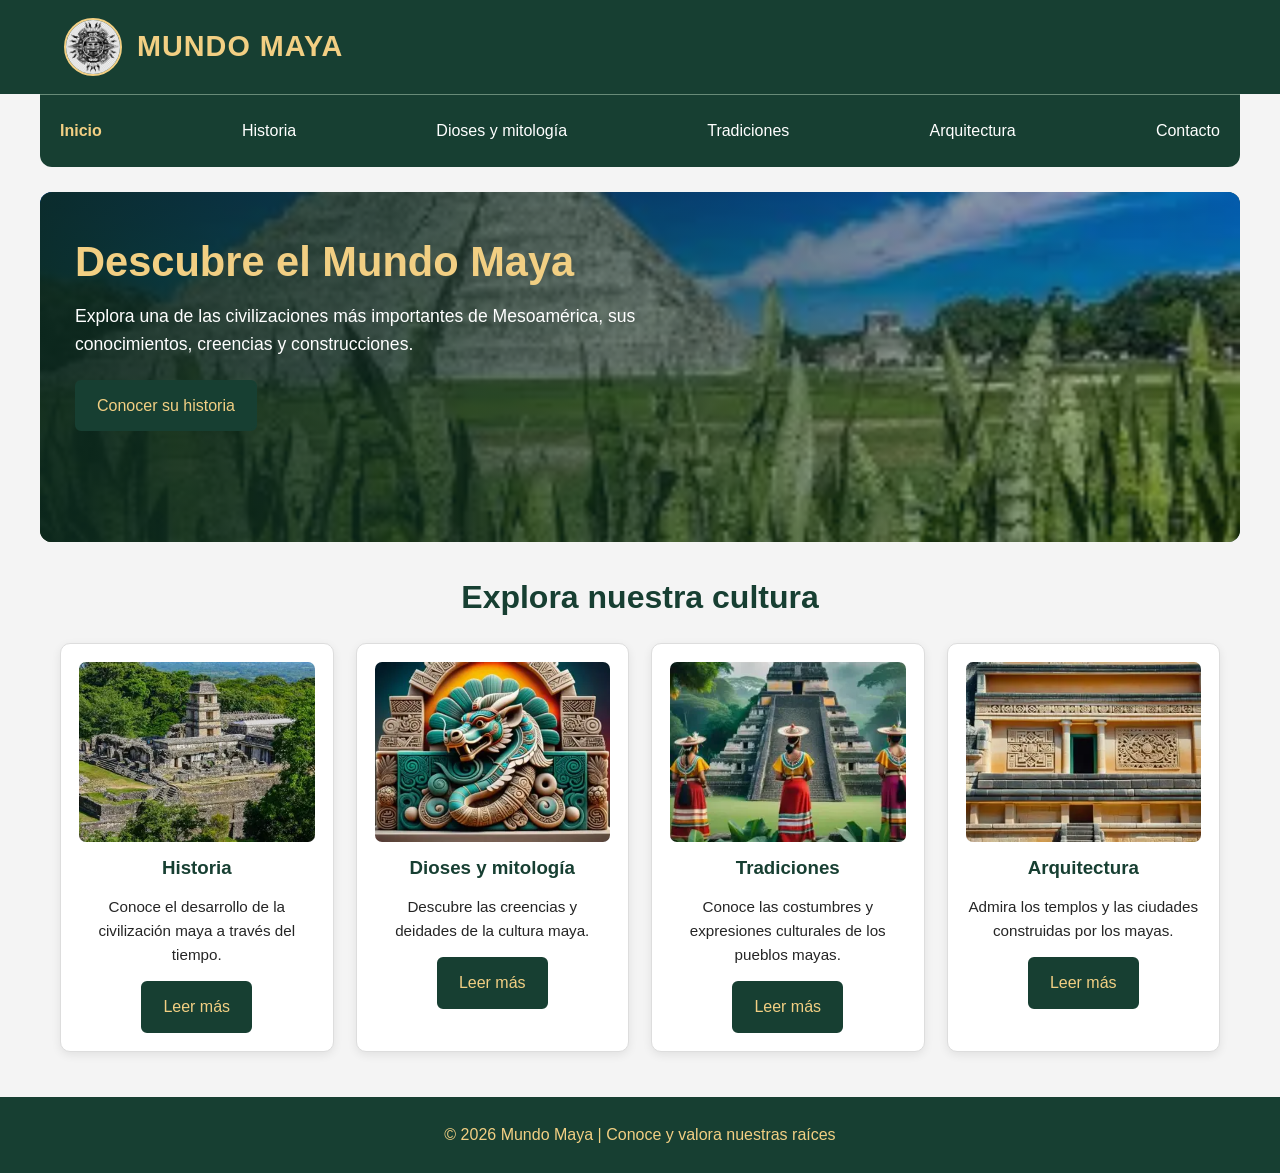
<file: index.html>
<!DOCTYPE html>
<html lang="es">
<head>
    <meta charset="UTF-8">
    <meta name="viewport" content="width=device-width, initial-scale=1.0">
    <title>Mundo Maya | Inicio</title>
    <link rel="stylesheet" href="css/style.css">
</head>
<body>

    <header class="encabezado">
        <div class="marca">
            <img class="logo" src="img/imge-1.1.webp" alt="Mundo Maya">
            <h1>MUNDO MAYA</h1>
        </div>
    </header>

    <nav class="menu">
        <a class="activo" href="index.html">Inicio</a>
        <a href="Historia.html">Historia</a>
        <a href="Dioses-y-mitología.html">Dioses y mitología</a>
        <a href="Tradiciones.html">Tradiciones</a>
        <a href="Arquitectura.html">Arquitectura</a>
        <a href="Contacto.html">Contacto</a>
    </nav>

    <div class="portada">
        <img src="img/image-1.webp" alt="Civilización maya">
        <div class="texto-portada">
            <h2>Descubre el Mundo Maya</h2>
            <p>
                Explora una de las civilizaciones más importantes de
                Mesoamérica, sus conocimientos, creencias y construcciones.
            </p>
            <a class="boton" href="Historia.html">Conocer su historia</a>
        </div>
    </div>

    <div class="contenedor">
        <h2 class="titulo-seccion">Explora nuestra cultura</h2>

        <div class="grid">
            <div class="caja">
                <img src="img/image-2.webp" alt="Historia maya">
                <h3>Historia</h3>
                <p>Conoce el desarrollo de la civilización maya a través del tiempo.</p>
                <a class="boton" href="Historia.html">Leer más</a>
            </div>

            <div class="caja">
                <img src="img/image-3.webp" alt="Dioses mayas">
                <h3>Dioses y mitología</h3>
                <p>Descubre las creencias y deidades de la cultura maya.</p>
                <a class="boton" href="Dioses-y-mitología.html">Leer más</a>
            </div>

            <div class="caja">
                <img src="img/image-4.webp" alt="Tradiciones mayas">
                <h3>Tradiciones</h3>
                <p>Conoce las costumbres y expresiones culturales de los pueblos mayas.</p>
                <a class="boton" href="Tradiciones.html">Leer más</a>
            </div>

            <div class="caja">
                <img src="img/image-5.webp" alt="Arquitectura maya">
                <h3>Arquitectura</h3>
                <p>Admira los templos y las ciudades construidas por los mayas.</p>
                <a class="boton" href="Arquitectura.html">Leer más</a>
            </div>
        </div>
    </div>

    <footer class="pie">
        <p>© 2026 Mundo Maya | Conoce y valora nuestras raíces</p>
    </footer>

</body>
</html>
</file>
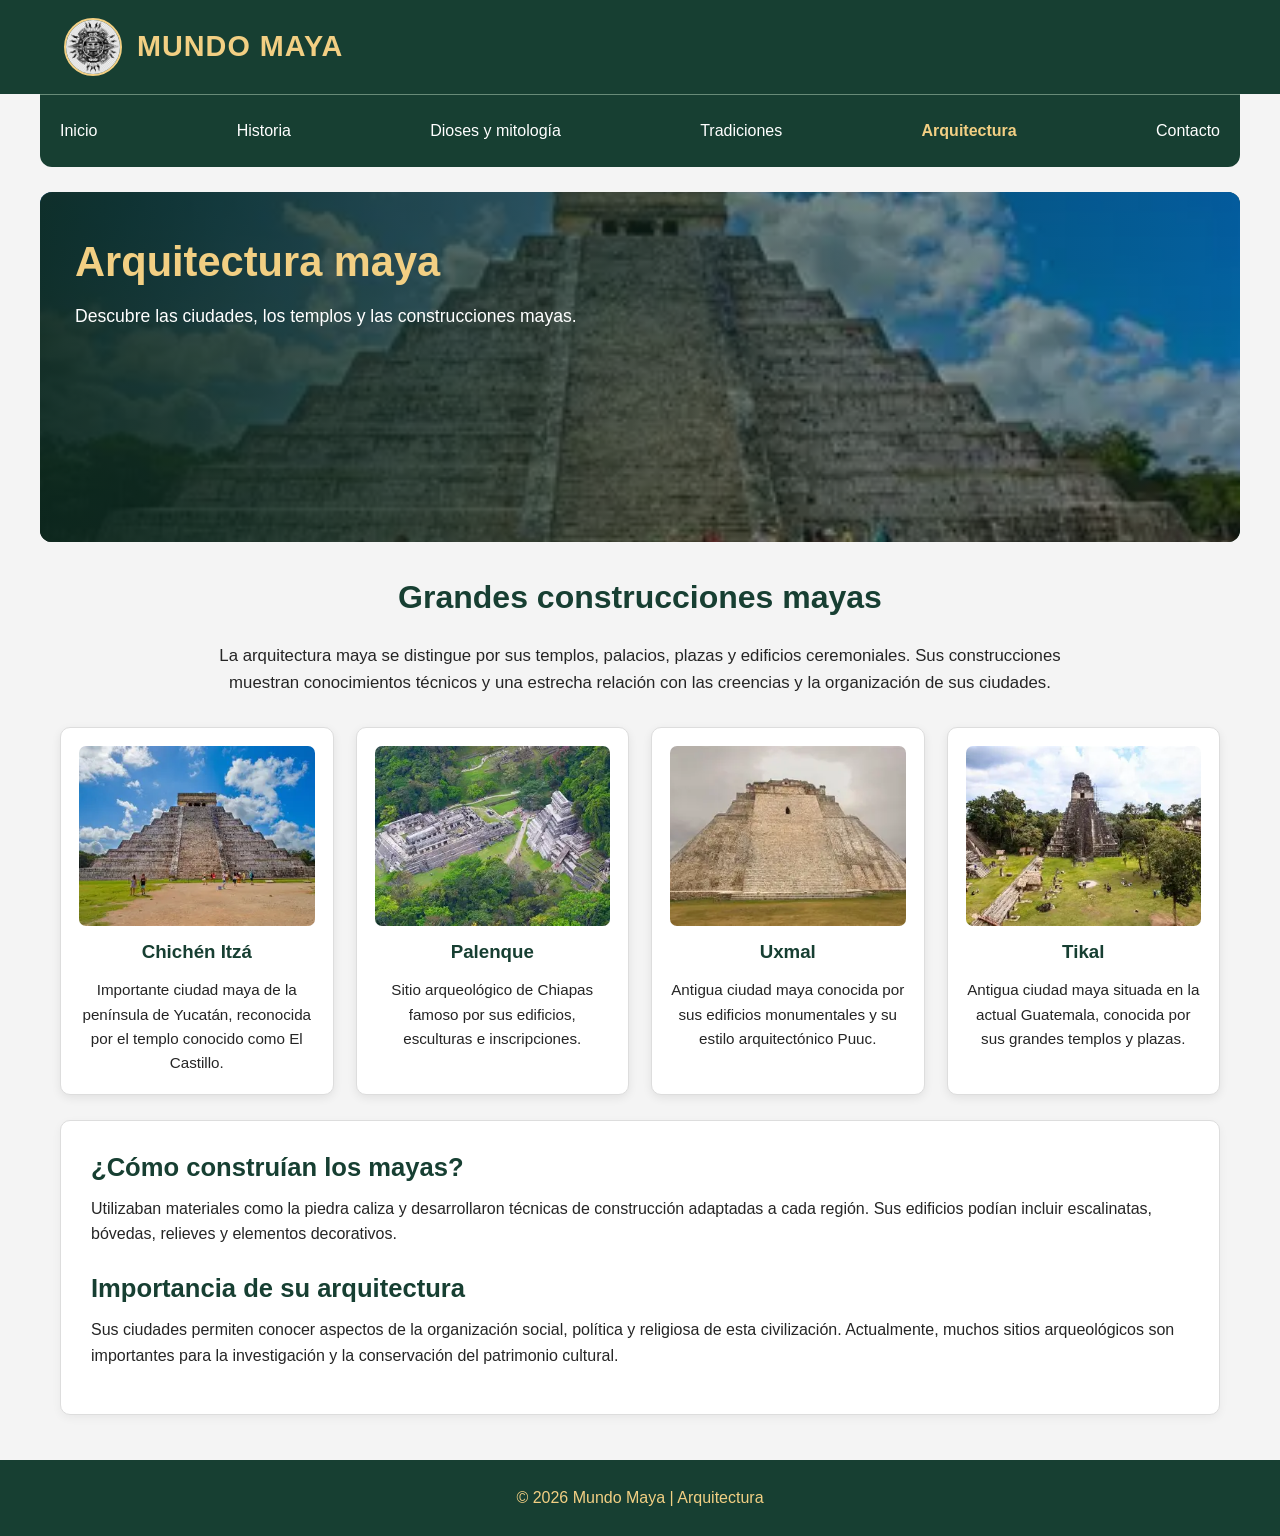
<file: Arquitectura.html>
<!DOCTYPE html>
<html lang="es">
<head>
    <meta charset="UTF-8">
    <meta name="viewport" content="width=device-width, initial-scale=1.0">
    <title>Mundo Maya | Arquitectura</title>
    <link rel="stylesheet" href="css/style.css">
</head>
<body>

    <header class="encabezado">
        <div class="marca">
            <img class="logo" src="img/imge-1.1.webp" alt="Mundo Maya">
            <h1>MUNDO MAYA</h1>
        </div>
    </header>

    <nav class="menu">
        <a href="index.html">Inicio</a>
        <a href="Historia.html">Historia</a>
        <a href="Dioses-y-mitología.html">Dioses y mitología</a>
        <a href="Tradiciones.html">Tradiciones</a>
        <a class="activo" href="Arquitectura.html">Arquitectura</a>
        <a href="Contacto.html">Contacto</a>
    </nav>

    <div class="portada secundaria">
        <img src="img/image-17.webp" alt="Arquitectura maya">
        <div class="texto-portada">
            <h2>Arquitectura maya</h2>
            <p>Descubre las ciudades, los templos y las construcciones mayas.</p>
        </div>
    </div>

    <div class="contenedor">
        <h2 class="titulo-seccion">Grandes construcciones mayas</h2>

        <p class="introduccion">
            La arquitectura maya se distingue por sus templos,
            palacios, plazas y edificios ceremoniales. Sus construcciones
            muestran conocimientos técnicos y una estrecha relación
            con las creencias y la organización de sus ciudades.
        </p>

        <div class="grid">
            <div class="caja">
                <img src="img/image-17.webp" alt="Chichén Itzá">
                <h3>Chichén Itzá</h3>
                <p>
                    Importante ciudad maya de la península de Yucatán,
                    reconocida por el templo conocido como El Castillo.
                </p>
            </div>

            <div class="caja">
                <img src="img/image-18.webp" alt="Palenque">
                <h3>Palenque</h3>
                <p>
                    Sitio arqueológico de Chiapas famoso por sus edificios,
                    esculturas e inscripciones.
                </p>
            </div>

            <div class="caja">
                <img src="img/image-19.webp" alt="Uxmal">
                <h3>Uxmal</h3>
                <p>
                    Antigua ciudad maya conocida por sus edificios
                    monumentales y su estilo arquitectónico Puuc.
                </p>
            </div>

            <div class="caja">
                <img src="img/image-20.webp" alt="Tikal">
                <h3>Tikal</h3>
                <p>
                    Antigua ciudad maya situada en la actual Guatemala,
                    conocida por sus grandes templos y plazas.
                </p>
            </div>
        </div>

        <div class="contenido">
            <h2>¿Cómo construían los mayas?</h2>
            <p>
                Utilizaban materiales como la piedra caliza y desarrollaron
                técnicas de construcción adaptadas a cada región.
                Sus edificios podían incluir escalinatas, bóvedas,
                relieves y elementos decorativos.
            </p>

            <h2>Importancia de su arquitectura</h2>
            <p>
                Sus ciudades permiten conocer aspectos de la organización
                social, política y religiosa de esta civilización.
                Actualmente, muchos sitios arqueológicos son importantes
                para la investigación y la conservación del patrimonio cultural.
            </p>
        </div>
    </div>

    <footer class="pie">
        <p>© 2026 Mundo Maya | Arquitectura</p>
    </footer>

</body>
</html>
</file>
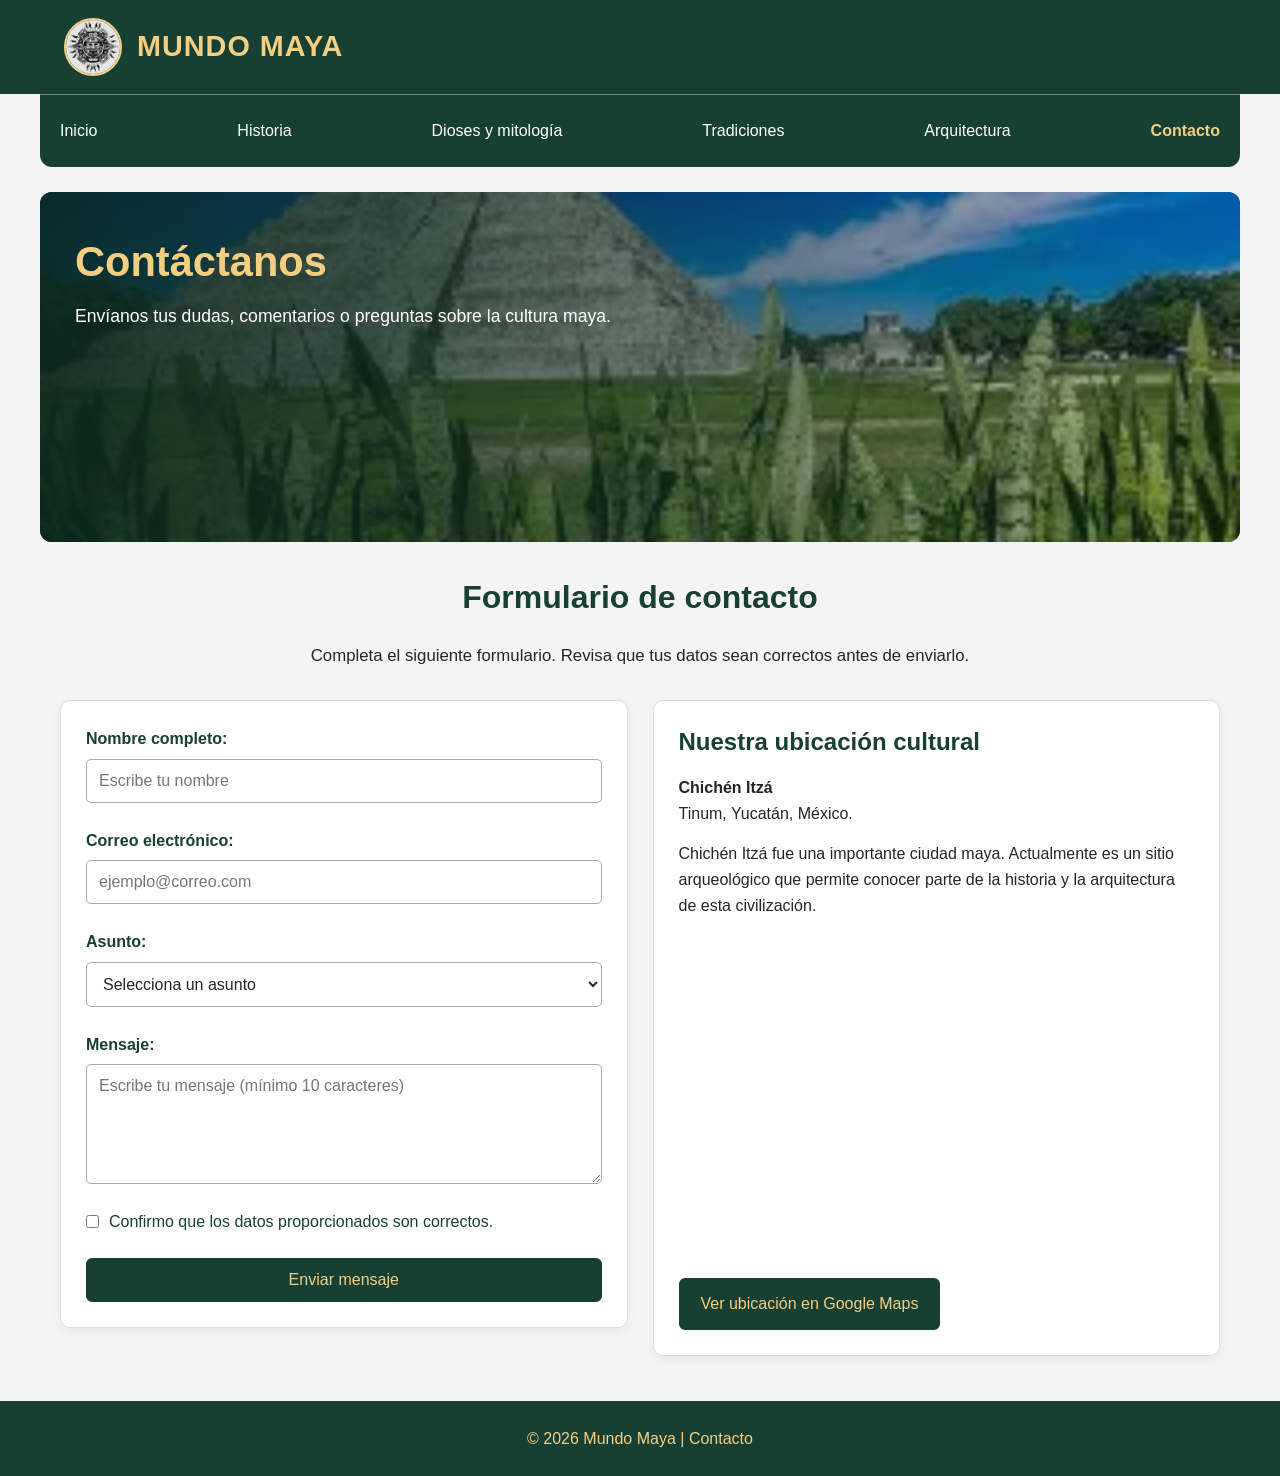
<file: Contacto.html>
<!DOCTYPE html>
<html lang="es">
<head>
    <meta charset="UTF-8">
    <meta name="viewport" content="width=device-width, initial-scale=1.0">
    <title>Mundo Maya | Contacto</title>
    <link rel="stylesheet" href="css/style.css">
    <script src="js/funtion.js" defer></script>
</head>
<body>

    <header class="encabezado">
        <div class="marca">
            <img class="logo" src="img/imge-1.1.webp" alt="Mundo Maya">
            <h1>MUNDO MAYA</h1>
        </div>
    </header>

    <nav class="menu">
        <a href="index.html">Inicio</a>
        <a href="Historia.html">Historia</a>
        <a href="Dioses-y-mitología.html">Dioses y mitología</a>
        <a href="Tradiciones.html">Tradiciones</a>
        <a href="Arquitectura.html">Arquitectura</a>
        <a class="activo" href="Contacto.html">Contacto</a>
    </nav>

    <div class="portada secundaria">
        <img src="img/image-1.webp" alt="Patrimonio de la cultura maya">
        <div class="texto-portada">
            <h2>Contáctanos</h2>
            <p>
                Envíanos tus dudas, comentarios o preguntas sobre
                la cultura maya.
            </p>
        </div>
    </div>

    <div class="contenedor">

        <h2 class="titulo-seccion">Formulario de contacto</h2>

        <p class="introduccion">
            Completa el siguiente formulario. Revisa que tus datos sean
            correctos antes de enviarlo.
        </p>

        <div class="contacto-grid">

            <div class="formulario-contenedor">

                <form id="formContacto" novalidate>

                    <div class="campo">
                        <label for="nombre">Nombre completo:</label>
                        <input
                            type="text"
                            id="nombre"
                            name="nombre"
                            placeholder="Escribe tu nombre"
                            maxlength="80"
                            autocomplete="name"
                            required>
                        <small class="error" id="errorNombre"></small>
                    </div>

                    <div class="campo">
                        <label for="correo">Correo electrónico:</label>
                        <input
                            type="email"
                            id="correo"
                            name="correo"
                            placeholder="ejemplo@correo.com"
                            maxlength="254"
                            autocomplete="email"
                            required>
                        <small class="error" id="errorCorreo"></small>
                    </div>

                    <div class="campo">
                        <label for="asunto">Asunto:</label>
                        <select id="asunto" name="asunto" required>
                            <option value="">Selecciona un asunto</option>
                            <option value="Historia">Historia maya</option>
                            <option value="Dioses">Dioses y mitología</option>
                            <option value="Tradiciones">Tradiciones</option>
                            <option value="Arquitectura">Arquitectura</option>
                            <option value="Otro">Otro tema</option>
                        </select>
                        <small class="error" id="errorAsunto"></small>
                    </div>

                    <div class="campo">
                        <label for="mensaje">Mensaje:</label>
                        <textarea
                            id="mensaje"
                            name="mensaje"
                            rows="5"
                            maxlength="1000"
                            placeholder="Escribe tu mensaje (mínimo 10 caracteres)"
                            required></textarea>
                        <small class="error" id="errorMensaje"></small>
                    </div>

                    <div class="campo campo-checkbox">
                        <input
                            type="checkbox"
                            id="acepto"
                            name="acepto"
                            required>

                        <label for="acepto">
                            Confirmo que los datos proporcionados son correctos.
                        </label>
                    </div>

                    <small class="error" id="errorAcepto"></small>

                    <button type="submit" class="boton boton-enviar">
                        Enviar mensaje
                    </button>

                    <p id="respuestaFormulario" role="status" aria-live="polite"></p>

                </form>

            </div>

            <div class="ubicacion">

                <h2>Nuestra ubicación cultural</h2>

                <p>
                    <strong>Chichén Itzá</strong><br>
                    Tinum, Yucatán, México.
                </p>

                <p>
                    Chichén Itzá fue una importante ciudad maya.
                    Actualmente es un sitio arqueológico que permite
                    conocer parte de la historia y la arquitectura
                    de esta civilización.
                </p>

                <iframe
                    src="https://maps.google.com/maps?q=Chichen%20Itza%2C%20Yucatan%2C%20Mexico&output=embed"
                    title="Mapa de ubicación de Chichén Itzá"
                    width="100%"
                    height="320"
                    style="border:0;"
                    loading="lazy"
                    referrerpolicy="no-referrer-when-downgrade"
                    allowfullscreen>
                </iframe>

                <a
                    class="boton"
                    href="https://www.google.com/maps/search/?api=1&query=Chichen+Itza+Yucatan+Mexico"
                    target="_blank"
                    rel="noopener noreferrer">
                    Ver ubicación en Google Maps
                </a>

            </div>

        </div>

    </div>

    <footer class="pie">
        <p>© 2026 Mundo Maya | Contacto</p>
    </footer>

</body>
</html>
</file>
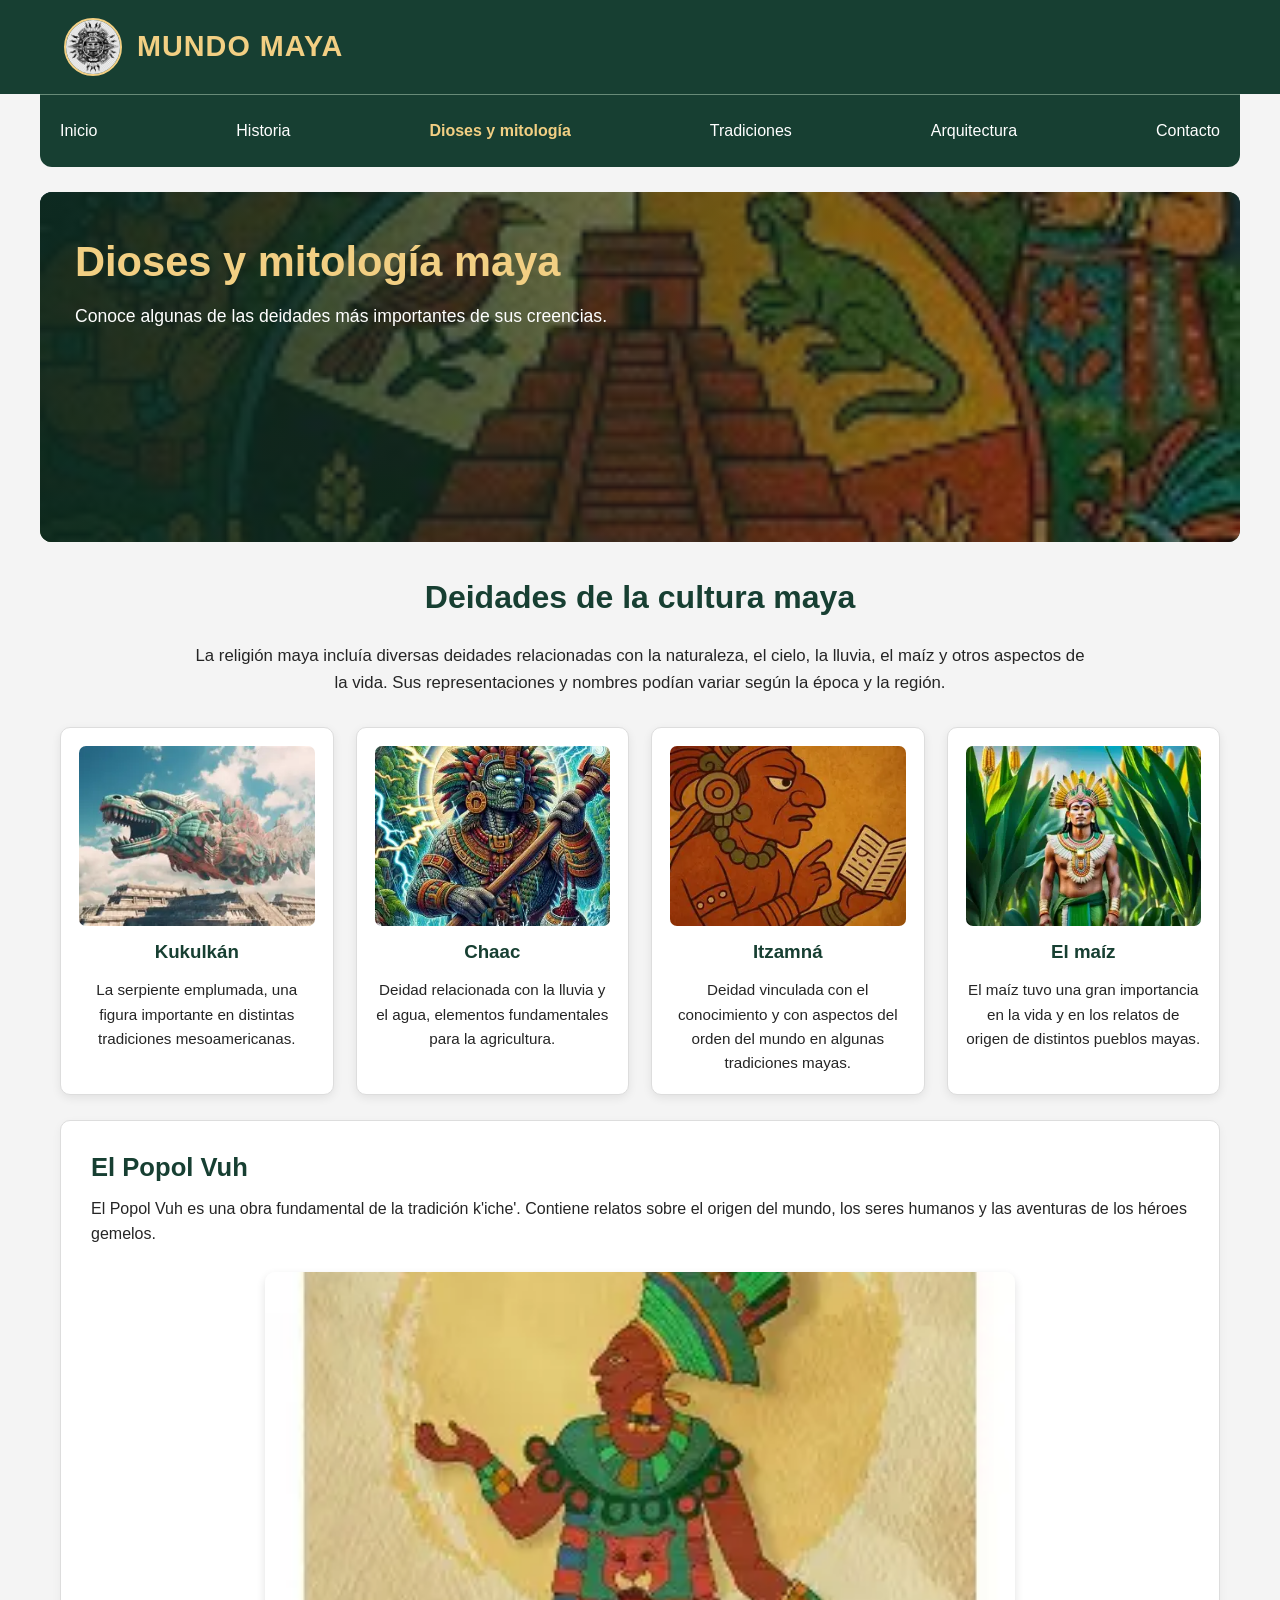
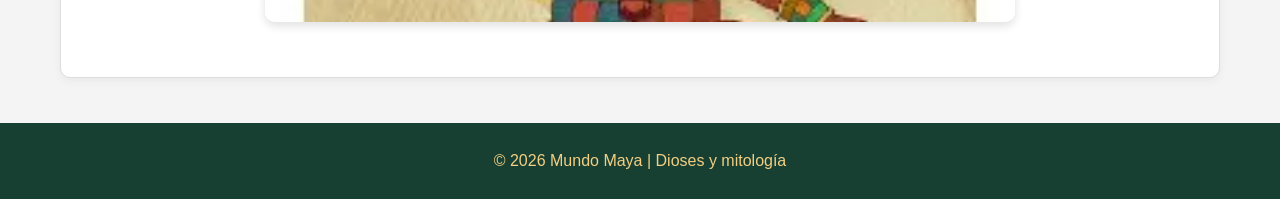
<file: Dioses-y-mitología.html>
<!DOCTYPE html>
<html lang="es">
<head>
    <meta charset="UTF-8">
    <meta name="viewport" content="width=device-width, initial-scale=1.0">
    <title>Mundo Maya | Dioses y mitología</title>
    <link rel="stylesheet" href="css/style.css">
</head>
<body>

    <header class="encabezado">
        <div class="marca">
            <img class="logo" src="img/imge-1.1.webp" alt="Mundo Maya">
            <h1>MUNDO MAYA</h1>
        </div>
    </header>

    <nav class="menu">
        <a href="index.html">Inicio</a>
        <a href="Historia.html">Historia</a>
        <a class="activo" href="Dioses-y-mitología.html">Dioses y mitología</a>
        <a href="Tradiciones.html">Tradiciones</a>
        <a href="Arquitectura.html">Arquitectura</a>
        <a href="Contacto.html">Contacto</a>
    </nav>

    <div class="portada secundaria">
        <img src="img/image-9.webp" alt="Mitología maya">
        <div class="texto-portada">
            <h2>Dioses y mitología maya</h2>
            <p>Conoce algunas de las deidades más importantes de sus creencias.</p>
        </div>
    </div>

    <div class="contenedor">
        <h2 class="titulo-seccion">Deidades de la cultura maya</h2>

        <p class="introduccion">
            La religión maya incluía diversas deidades relacionadas con la
            naturaleza, el cielo, la lluvia, el maíz y otros aspectos de la vida.
            Sus representaciones y nombres podían variar según la época y la región.
        </p>

        <div class="grid">
            <div class="caja">
                <img src="img/image-10.webp" alt="Kukulkán">
                <h3>Kukulkán</h3>
                <p>
                    La serpiente emplumada, una figura importante en distintas
                    tradiciones mesoamericanas.
                </p>
            </div>

            <div class="caja">
                <img src="img/image-11.webp" alt="Chaac">
                <h3>Chaac</h3>
                <p>
                    Deidad relacionada con la lluvia y el agua, elementos
                    fundamentales para la agricultura.
                </p>
            </div>

            <div class="caja">
                <img src="img/img-1.2.webp" alt="Itzamná">
                <h3>Itzamná</h3>
                <p>
                    Deidad vinculada con el conocimiento y con aspectos
                    del orden del mundo en algunas tradiciones mayas.
                </p>
            </div>

            <div class="caja">
                <img src="img/img-1.3.webp" alt="Maíz en la cultura maya">
                <h3>El maíz</h3>
                <p>
                    El maíz tuvo una gran importancia en la vida y en los relatos
                    de origen de distintos pueblos mayas.
                </p>
            </div>
        </div>

        <div class="contenido">
            <h2>El Popol Vuh</h2>
            <p>
                El Popol Vuh es una obra fundamental de la tradición
                k'iche'. Contiene relatos sobre el origen del mundo,
                los seres humanos y las aventuras de los héroes gemelos.
            </p>

            <img class="imagen-grande" src="img/img-1.4.webp" alt="Representación relacionada con la cultura maya">
        </div>
    </div>

    <footer class="pie">
        <p>© 2026 Mundo Maya | Dioses y mitología</p>
    </footer>

</body>
</html>
</file>
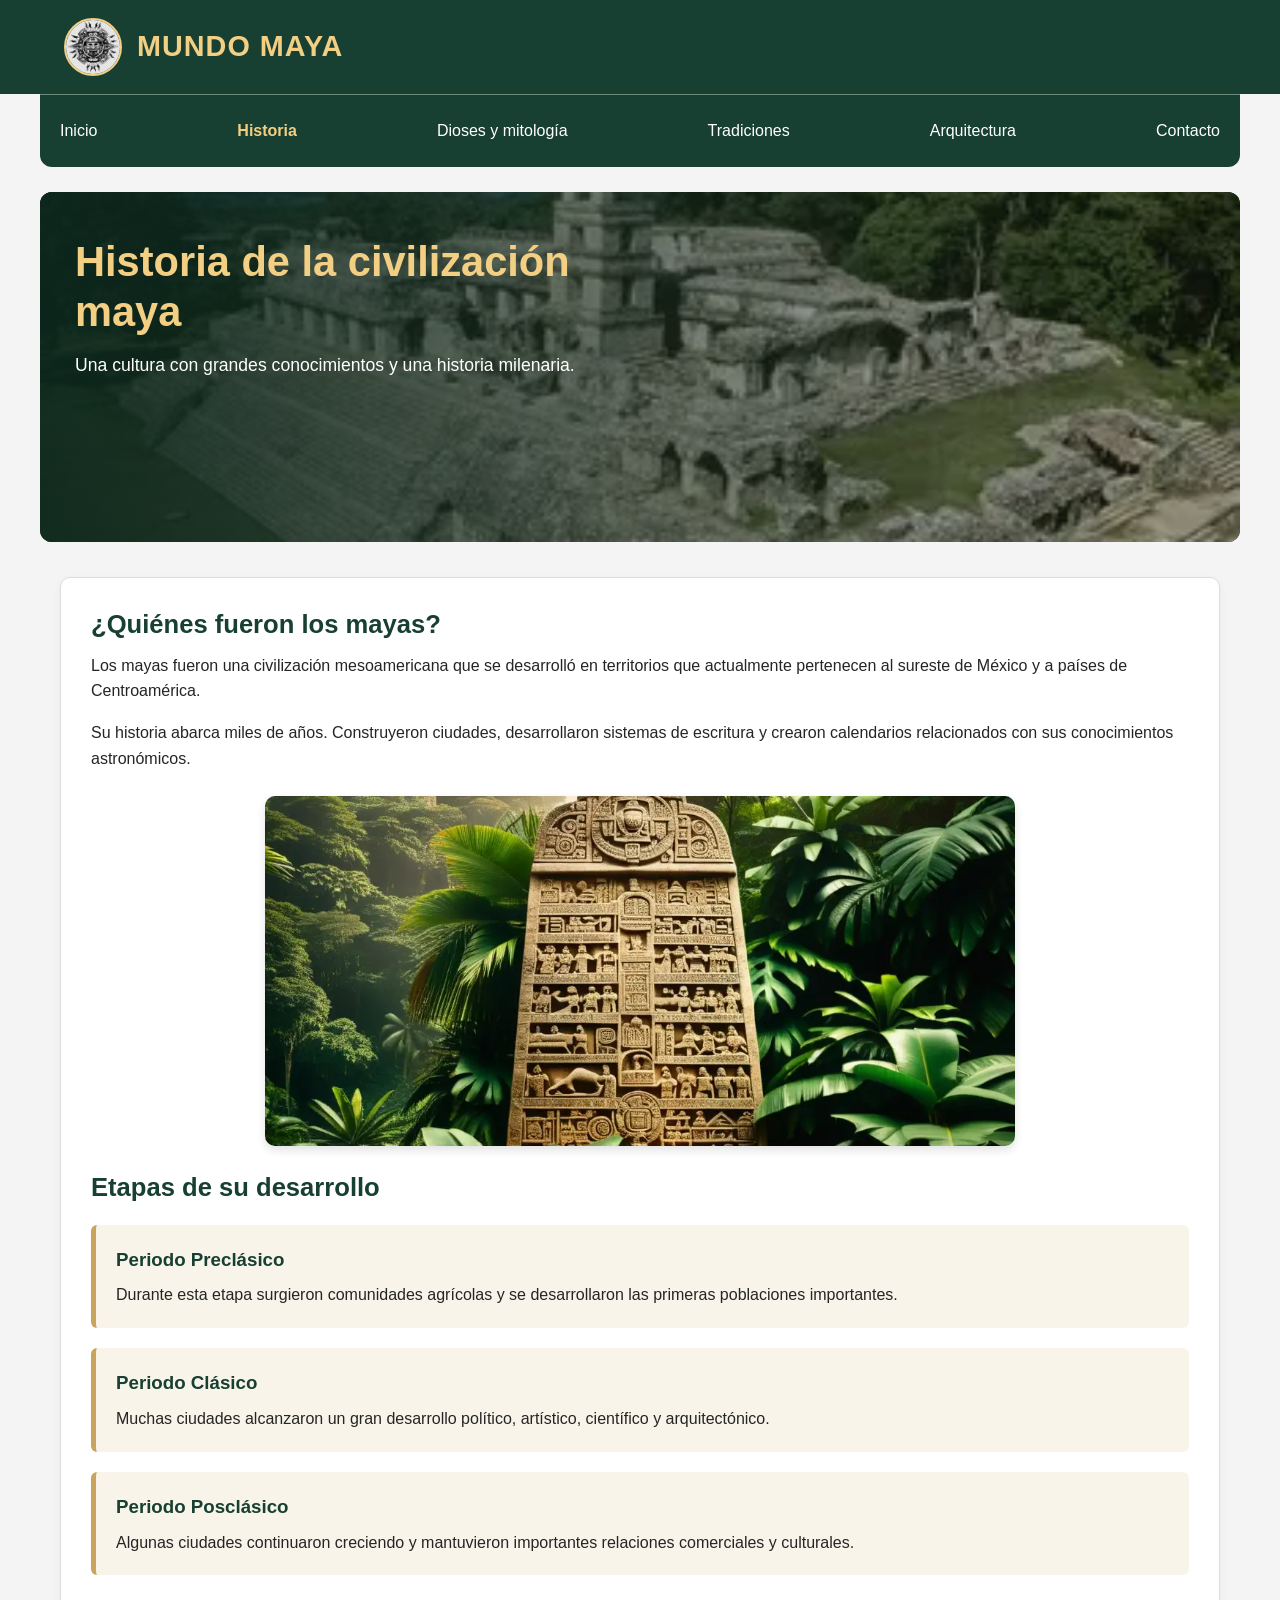
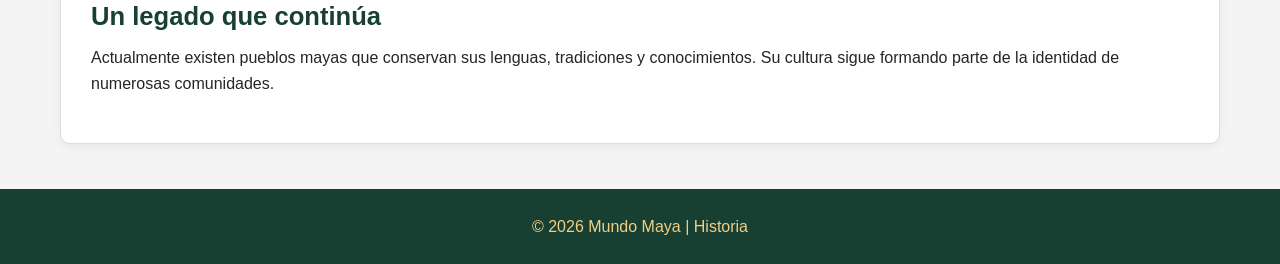
<file: Historia.html>
<!DOCTYPE html>
<html lang="es">
<head>
    <meta charset="UTF-8">
    <meta name="viewport" content="width=device-width, initial-scale=1.0">
    <title>Mundo Maya | Historia</title>
    <link rel="stylesheet" href="css/style.css">
</head>
<body>

    <header class="encabezado">
        <div class="marca">
            <img class="logo" src="img/imge-1.1.webp" alt="Mundo Maya">
            <h1>MUNDO MAYA</h1>
        </div>
    </header>

    <nav class="menu">
        <a href="index.html">Inicio</a>
        <a class="activo" href="Historia.html">Historia</a>
        <a href="Dioses-y-mitología.html">Dioses y mitología</a>
        <a href="Tradiciones.html">Tradiciones</a>
        <a href="Arquitectura.html">Arquitectura</a>
        <a href="Contacto.html">Contacto</a>
    </nav>

    <div class="portada secundaria">
        <img src="img/image-7.webp" alt="Historia de los mayas">
        <div class="texto-portada">
            <h2>Historia de la civilización maya</h2>
            <p>Una cultura con grandes conocimientos y una historia milenaria.</p>
        </div>
    </div>

    <div class="contenedor">
        <div class="contenido">
            <h2>¿Quiénes fueron los mayas?</h2>
            <p>
                Los mayas fueron una civilización mesoamericana que se desarrolló
                en territorios que actualmente pertenecen al sureste de México
                y a países de Centroamérica.
            </p>

            <p>
                Su historia abarca miles de años. Construyeron ciudades,
                desarrollaron sistemas de escritura y crearon calendarios
                relacionados con sus conocimientos astronómicos.
            </p>

            <img class="imagen-grande" src="img/image-8.webp" alt="Vestigios de la cultura maya">

            <h2>Etapas de su desarrollo</h2>

            <div class="bloque">
                <h3>Periodo Preclásico</h3>
                <p>
                    Durante esta etapa surgieron comunidades agrícolas
                    y se desarrollaron las primeras poblaciones importantes.
                </p>
            </div>

            <div class="bloque">
                <h3>Periodo Clásico</h3>
                <p>
                    Muchas ciudades alcanzaron un gran desarrollo político,
                    artístico, científico y arquitectónico.
                </p>
            </div>

            <div class="bloque">
                <h3>Periodo Posclásico</h3>
                <p>
                    Algunas ciudades continuaron creciendo y mantuvieron
                    importantes relaciones comerciales y culturales.
                </p>
            </div>

            <h2>Un legado que continúa</h2>
            <p>
                Actualmente existen pueblos mayas que conservan sus lenguas,
                tradiciones y conocimientos. Su cultura sigue formando parte
                de la identidad de numerosas comunidades.
            </p>
        </div>
    </div>

    <footer class="pie">
        <p>© 2026 Mundo Maya | Historia</p>
    </footer>

</body>
</html>
</file>
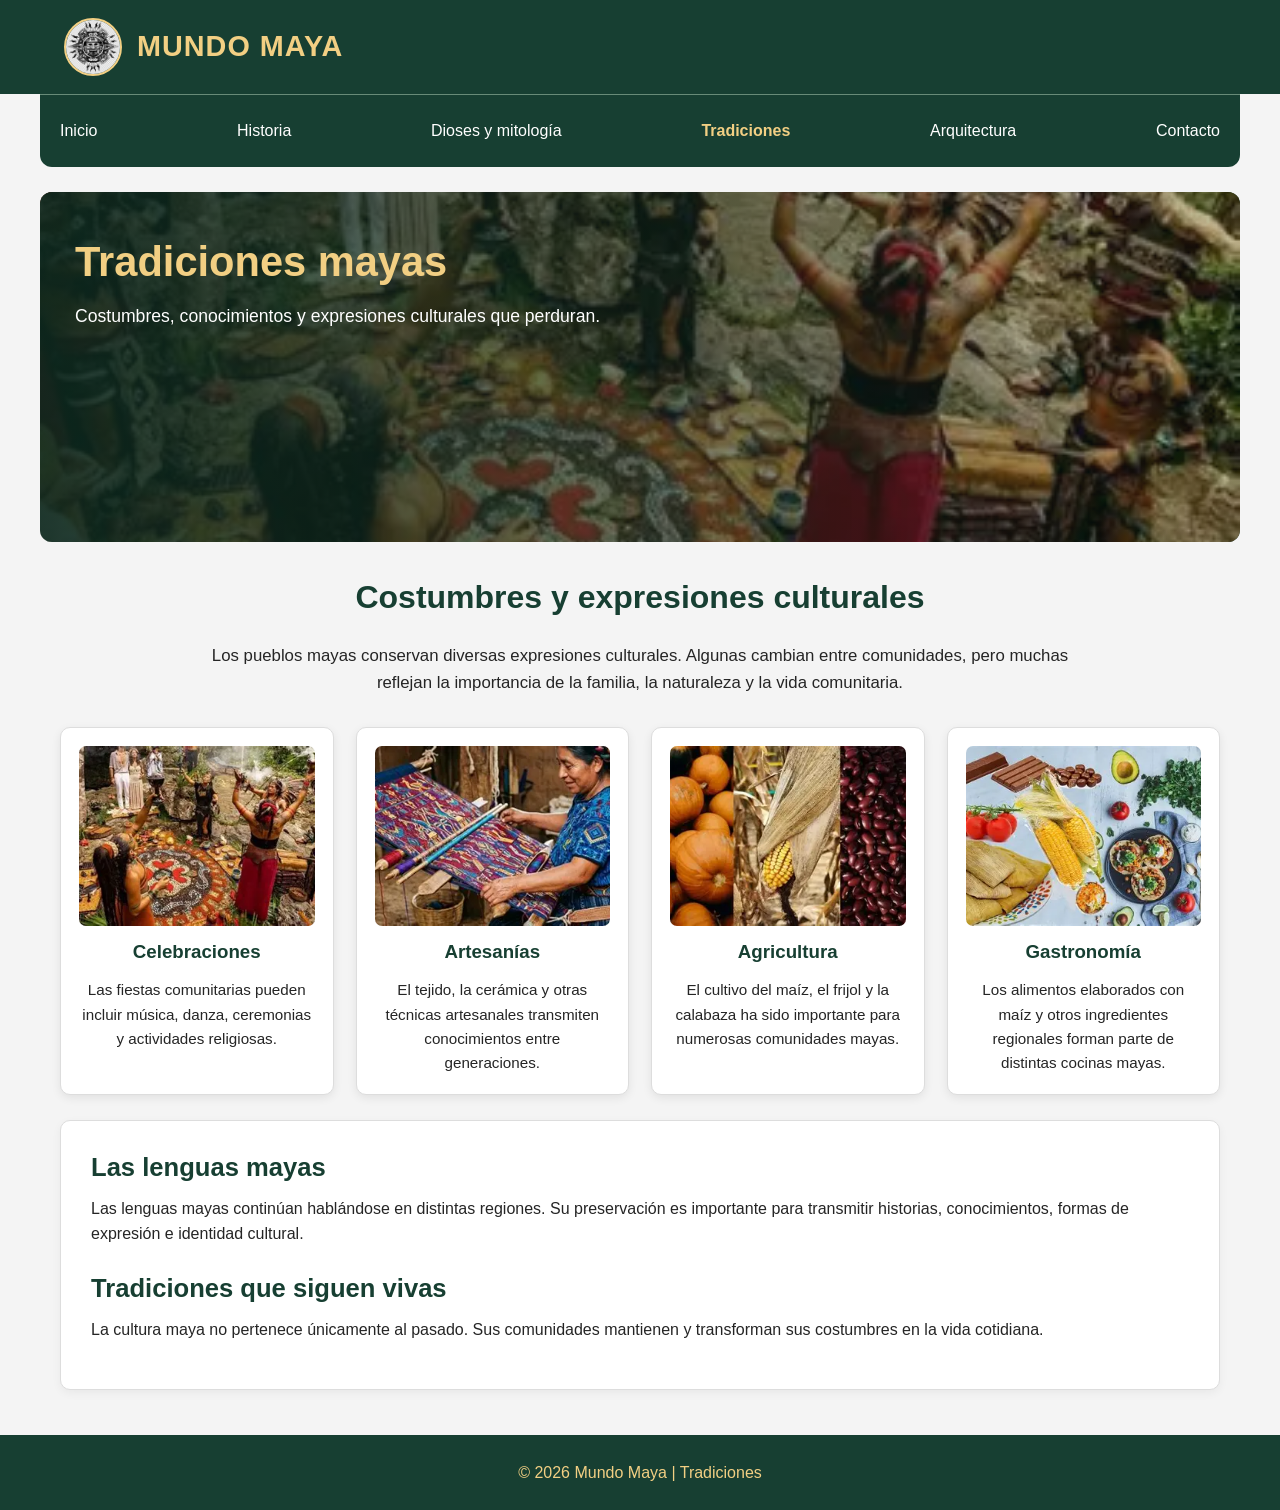
<file: Tradiciones.html>
<!DOCTYPE html>
<html lang="es">
<head>
    <meta charset="UTF-8">
    <meta name="viewport" content="width=device-width, initial-scale=1.0">
    <title>Mundo Maya | Tradiciones</title>
    <link rel="stylesheet" href="css/style.css">
</head>
<body>

    <header class="encabezado">
        <div class="marca">
            <img class="logo" src="img/imge-1.1.webp" alt="Mundo Maya">
            <h1>MUNDO MAYA</h1>
        </div>
    </header>

    <nav class="menu">
        <a href="index.html">Inicio</a>
        <a href="Historia.html">Historia</a>
        <a href="Dioses-y-mitología.html">Dioses y mitología</a>
        <a class="activo" href="Tradiciones.html">Tradiciones</a>
        <a href="Arquitectura.html">Arquitectura</a>
        <a href="Contacto.html">Contacto</a>
    </nav>

    <div class="portada secundaria">
        <img src="img/image-13.webp" alt="Tradiciones mayas">
        <div class="texto-portada">
            <h2>Tradiciones mayas</h2>
            <p>Costumbres, conocimientos y expresiones culturales que perduran.</p>
        </div>
    </div>

    <div class="contenedor">
        <h2 class="titulo-seccion">Costumbres y expresiones culturales</h2>

        <p class="introduccion">
            Los pueblos mayas conservan diversas expresiones culturales.
            Algunas cambian entre comunidades, pero muchas reflejan la
            importancia de la familia, la naturaleza y la vida comunitaria.
        </p>

        <div class="grid">
            <div class="caja">
                <img src="img/image-13.webp" alt="Celebraciones tradicionales">
                <h3>Celebraciones</h3>
                <p>
                    Las fiestas comunitarias pueden incluir música, danza,
                    ceremonias y actividades religiosas.
                </p>
            </div>

            <div class="caja">
                <img src="img/image-14.webp" alt="Artesanías mayas">
                <h3>Artesanías</h3>
                <p>
                    El tejido, la cerámica y otras técnicas artesanales
                    transmiten conocimientos entre generaciones.
                </p>
            </div>

            <div class="caja">
                <img src="img/image-15.webp" alt="Agricultura tradicional">
                <h3>Agricultura</h3>
                <p>
                    El cultivo del maíz, el frijol y la calabaza ha sido
                    importante para numerosas comunidades mayas.
                </p>
            </div>

            <div class="caja">
                <img src="img/image-16.webp" alt="Gastronomía regional">
                <h3>Gastronomía</h3>
                <p>
                    Los alimentos elaborados con maíz y otros ingredientes
                    regionales forman parte de distintas cocinas mayas.
                </p>
            </div>
        </div>

        <div class="contenido">
            <h2>Las lenguas mayas</h2>
            <p>
                Las lenguas mayas continúan hablándose en distintas regiones.
                Su preservación es importante para transmitir historias,
                conocimientos, formas de expresión e identidad cultural.
            </p>

            <h2>Tradiciones que siguen vivas</h2>
            <p>
                La cultura maya no pertenece únicamente al pasado.
                Sus comunidades mantienen y transforman sus costumbres
                en la vida cotidiana.
            </p>
        </div>
    </div>

    <footer class="pie">
        <p>© 2026 Mundo Maya | Tradiciones</p>
    </footer>

</body>
</html>
</file>
<file: css/style.css>
* {
    box-sizing: border-box;
    margin: 0;
    padding: 0;
}

html {
    scroll-behavior: smooth;
    scroll-padding-top: 20px;
}

body {
    font-family: Arial, Helvetica, sans-serif;
    background: #f4f4f4;
    color: #252525;
    line-height: 1.6;
    min-width: 320px;
}

img {
    display: block;
    max-width: 100%;
    height: auto;
}

a,
button,
input,
select,
textarea {
    font-family: inherit;
}

button,
input,
select,
textarea {
    font-size: 1rem;
}
.encabezado {
    width: 100%;
    background: #173f32;
    padding: 18px 5%;
}

.marca {
    width: 100%;
    max-width: 1200px;
    margin: 0 auto;
    display: flex;
    align-items: center;
    gap: 15px;
}

.logo {
    width: 58px;
    height: 58px;
    flex-shrink: 0;
    object-fit: cover;
    border-radius: 50%;
    border: 2px solid #f2cf83;
}

.marca h1,
#tituloPrincipal {
    color: #f2cf83;
    font-size: clamp(1.3rem, 2.5vw, 1.8rem);
    letter-spacing: 1px;
    line-height: 1.3;
    overflow-wrap: anywhere;
}
.menu {
    width: calc(100% - 40px);
    max-width: 1200px;
    margin: 0 auto;
    padding: 18px 20px;
    display: flex;
    justify-content: space-between;
    align-items: center;
    flex-wrap: wrap;
    gap: 12px 18px;
    background: #173f32;
    border-top: 1px solid #688b78;
    border-radius: 0 0 12px 12px;
}

.menu a {
    display: inline-block;
    color: #ffffff;
    text-decoration: none;
    font-size: 1rem;
    padding: 5px 0;
    transition: color .3s;
}

.menu a:hover,
.menu a.activo {
    color: #f2cf83;
    font-weight: bold;
}
.portada {
    width: calc(100% - 40px);
    max-width: 1200px;
    min-height: 350px;
    margin: 25px auto;
    position: relative;
    overflow: hidden;
    border-radius: 12px;
    background: #173f32;
    isolation: isolate;
}

.portada > img {
    position: absolute;
    inset: 0;
    z-index: -2;
    width: 100%;
    height: 100%;
    min-height: 350px;
    object-fit: cover;
    object-position: center;
}

.portada::after {
    content: "";
    position: absolute;
    inset: 0;
    z-index: -1;
    background: linear-gradient(
        90deg,
        rgba(12, 40, 30, .92),
        rgba(12, 40, 30, .25)
    );
    pointer-events: none;
}

.texto-portada {
    position: relative;
    z-index: 1;
    width: 65%;
    max-width: 650px;
    padding: 45px 35px;
    color: #ffffff;
}

.texto-portada h2 {
    margin-bottom: 15px;
    color: #f2cf83;
    font-size: clamp(1.7rem, 3.5vw, 2.6rem);
    line-height: 1.2;
    overflow-wrap: anywhere;
}

.texto-portada p {
    margin-bottom: 22px;
    font-size: clamp(.95rem, 1.5vw, 1.1rem);
}

.boton {
    display: inline-block;
    max-width: 100%;
    padding: 11px 20px;
    background: #173f32;
    color: #f2cf83;
    border: 2px solid #173f32;
    border-radius: 6px;
    text-decoration: none;
    text-align: center;
    cursor: pointer;
    overflow-wrap: anywhere;
    transition: background .3s, color .3s, transform .3s;
}

.boton:hover {
    background: #f2cf83;
    color: #173f32;
    border-color: #f2cf83;
}

.contenedor {
    width: 100%;
    max-width: 1200px;
    margin: 35px auto;
    padding: 0 20px;
}

.titulo-seccion {
    margin-bottom: 25px;
    color: #173f32;
    text-align: center;
    font-size: clamp(1.5rem, 3vw, 2rem);
    line-height: 1.3;
}

.introduccion {
    width: 100%;
    max-width: 900px;
    margin: 0 auto 30px;
    text-align: center;
    font-size: 1.05rem;
}

.grid {
    display: grid;
    grid-template-columns: repeat(4, minmax(0, 1fr));
    gap: 22px;
    width: 100%;
}

.caja {
    min-width: 0;
    display: flex;
    flex-direction: column;
    align-items: center;
    gap: 14px;
    padding: 18px;
    background: #ffffff;
    border: 1px solid #dddddd;
    border-radius: 10px;
    text-align: center;
    box-shadow: 0 3px 10px rgba(0, 0, 0, .08);
    transition: transform .3s, box-shadow .3s, background .3s;
}

.caja:hover {
    transform: translateY(-4px);
    background: #faf7ed;
    box-shadow: 0 6px 16px rgba(0, 0, 0, .12);
}

.caja img {
    width: 100%;
    height: 180px;
    object-fit: cover;
    object-position: center;
    border-radius: 7px;
    transition: transform .3s;
}

.caja img:hover {
    transform: scale(1.03);
}

.caja h2,
.caja h3 {
    color: #173f32;
    line-height: 1.3;
    overflow-wrap: anywhere;
}

.caja p {
    width: 100%;
    font-size: .95rem;
    overflow-wrap: anywhere;
}

.contenido {
    width: 100%;
    padding: 30px;
    margin: 25px 0;
    background: #ffffff;
    border: 1px solid #dddddd;
    border-radius: 10px;
    box-shadow: 0 3px 10px rgba(0, 0, 0, .05);
}

.contenido h2 {
    margin: 25px 0 12px;
    color: #173f32;
    font-size: clamp(1.3rem, 2.5vw, 1.6rem);
    line-height: 1.3;
}

.contenido h2:first-child {
    margin-top: 0;
}

.contenido h3 {
    margin-bottom: 8px;
    color: #173f32;
}

.contenido p {
    margin-bottom: 16px;
    overflow-wrap: anywhere;
}

.bloque {
    margin: 20px 0;
    padding: 20px;
    background: #f8f4e9;
    border-left: 5px solid #c8a45d;
    border-radius: 6px;
}

.bloque h3 {
    color: #173f32;
}

.bloque p {
    margin-bottom: 0;
}
.imagen-grande {
    width: 100%;
    max-width: 750px;
    height: 350px;
    margin: 25px auto;
    object-fit: cover;
    object-position: center;
    border-radius: 10px;
    box-shadow: 0 4px 10px rgba(0, 0, 0, .12);
    transition: transform .3s;
}

.imagen-grande:hover {
    transform: scale(1.01);
}
.contacto-grid {
    display: grid;
    grid-template-columns: repeat(2, minmax(0, 1fr));
    align-items: start;
    gap: 25px;
}

.formulario-contenedor,
.ubicacion {
    width: 100%;
    min-width: 0;
    padding: 25px;
    background: #ffffff;
    border: 1px solid #dddddd;
    border-radius: 10px;
    box-shadow: 0 3px 10px rgba(0, 0, 0, .06);
}

.formulario-contenedor h2,
.ubicacion h2 {
    margin-bottom: 18px;
    color: #173f32;
    font-size: 1.5rem;
    line-height: 1.3;
    overflow-wrap: anywhere;
}

.campo {
    display: flex;
    flex-direction: column;
    gap: 7px;
    margin-bottom: 18px;
}

.campo label {
    color: #173f32;
    font-weight: bold;
}

.campo input:not([type="checkbox"]),
.campo select,
.campo textarea {
    display: block;
    width: 100%;
    min-width: 0;
    padding: 12px;
    border: 1px solid #aaaaaa;
    border-radius: 5px;
    background: #ffffff;
    color: #252525;
    font-size: 1rem;
}

.campo textarea {
    min-height: 120px;
    resize: vertical;
}

.campo input:focus,
.campo select:focus,
.campo textarea:focus {
    outline: 2px solid #c8a45d;
    outline-offset: 1px;
    border-color: #173f32;
}

.campo-checkbox {
    display: flex;
    flex-direction: row;
    align-items: flex-start;
    gap: 10px;
}

.campo-checkbox input {
    flex-shrink: 0;
    margin-top: 6px;
    accent-color: #173f32;
}

.campo-checkbox label {
    font-weight: normal;
    overflow-wrap: anywhere;
}

.error {
    display: block;
    color: #b42318;
    font-size: .88rem;
    overflow-wrap: anywhere;
}

.invalido {
    border: 2px solid #b42318 !important;
}

.valido {
    border: 2px solid #24834b !important;
}

.boton-enviar {
    width: 100%;
    margin-top: 5px;
}
#respuestaFormulario {
    margin-top: 15px;
    padding: 12px;
    border-radius: 5px;
    overflow-wrap: anywhere;
}

#respuestaFormulario:empty {
    display: none;
}

#respuestaFormulario.exito {
    color: #155724;
    background: #d4edda;
    border: 1px solid #b7dfbf;
}

#respuestaFormulario.fallo {
    color: #842029;
    background: #f8d7da;
    border: 1px solid #f1bfc4;
}
.ubicacion p {
    margin-bottom: 15px;
    overflow-wrap: anywhere;
}
.ubicacion iframe {
    display: block;
    width: 100%;
    height: 320px;
    margin: 20px 0;
    border: 0;
    border-radius: 8px;
}
.pie {
    width: 100%;
    margin-top: 45px;
    padding: 25px 20px;
    background: #173f32;
    color: #f2cf83;
    text-align: center;
}

.pie p {
    margin: 0;
    overflow-wrap: anywhere;
}

@media (max-width: 1024px) {
    .grid {
        grid-template-columns: repeat(2, minmax(0, 1fr));
        gap: 18px;
    }

    .menu {
        justify-content: center;
        gap: 12px 22px;
    }

    .menu a {
        font-size: .95rem;
    }

    .contacto-grid {
        grid-template-columns: repeat(2, minmax(0, 1fr));
        gap: 18px;
    }

    .formulario-contenedor,
    .ubicacion {
        padding: 20px;
    }

    .texto-portada {
        width: 80%;
    }
}

@media (max-width: 768px) {
    .encabezado {
        padding: 18px 20px;
    }

    .menu {
        width: calc(100% - 24px);
        padding: 16px;
        gap: 10px 18px;
    }

    .menu a {
        font-size: .95rem;
    }

    .portada {
        width: calc(100% - 24px);
        min-height: 320px;
        margin: 20px auto;
    }

    .portada > img {
        min-height: 320px;
    }

    .texto-portada {
        width: 90%;
        padding: 30px 24px;
    }

    .contacto-grid {
        grid-template-columns: 1fr;
    }

    .ubicacion iframe {
        height: 300px;
    }

    .contenedor {
        padding: 0 16px;
    }
}

@media (max-width: 480px) {
    body {
        font-size: 15px;
    }

    .encabezado {
        padding: 16px 12px;
    }

    .marca {
        flex-direction: column;
        gap: 8px;
        text-align: center;
    }

    .logo {
        width: 52px;
        height: 52px;
    }

    .marca h1,
    #tituloPrincipal {
        font-size: 1.4rem;
    }

    .menu {
        width: calc(100% - 20px);
        flex-direction: column;
        align-items: stretch;
        gap: 0;
        padding: 8px 12px;
    }

    .menu a {
        width: 100%;
        padding: 10px 5px;
        text-align: center;
        border-bottom: 1px solid #426354;
        font-size: .95rem;
    }

    .menu a:last-child {
        border-bottom: none;
    }

    .portada {
        width: calc(100% - 20px);
        min-height: 320px;
        margin: 16px auto;
        border-radius: 8px;
    }

    .portada > img {
        min-height: 320px;
    }

    .portada::after {
        background: rgba(12, 40, 30, .72);
    }

    .texto-portada {
        width: 100%;
        padding: 24px 18px;
    }

    .texto-portada h2 {
        font-size: 1.7rem;
    }

    .texto-portada p {
        font-size: .95rem;
    }

    .contenedor {
        padding: 0 12px;
        margin: 24px auto;
    }

    .titulo-seccion {
        font-size: 1.55rem;
        margin-bottom: 20px;
    }

    .introduccion {
        font-size: .95rem;
        margin-bottom: 22px;
    }

    .grid {
        grid-template-columns: minmax(0, 1fr);
        gap: 16px;
    }

    .caja {
        padding: 15px;
    }

    .caja img {
        height: 210px;
    }

    .contenido {
        padding: 18px;
        margin: 18px 0;
    }

    .contenido h2 {
        font-size: 1.35rem;
    }

    .bloque {
        padding: 15px;
        margin: 16px 0;
    }

    .imagen-grande {
        height: 220px;
        margin: 20px auto;
    }

    .formulario-contenedor,
    .ubicacion {
        padding: 16px;
    }

    .formulario-contenedor h2,
    .ubicacion h2 {
        font-size: 1.3rem;
    }

    .campo input:not([type="checkbox"]),
    .campo select,
    .campo textarea {
        padding: 11px;
        font-size: 16px;
    }

    .ubicacion iframe {
        height: 260px;
    }

    .boton {
        max-width: 100%;
        padding: 10px 15px;
    }

    .pie {
        margin-top: 30px;
        padding: 20px 12px;
        font-size: .9rem;
    }
}
@media (prefers-reduced-motion: reduce) {
    html {
        scroll-behavior: auto;
    }

    *,
    *::before,
    *::after {
        transition-duration: .01ms !important;
        animation-duration: .01ms !important;
        animation-iteration-count: 1 !important;
    }
}
</file>
